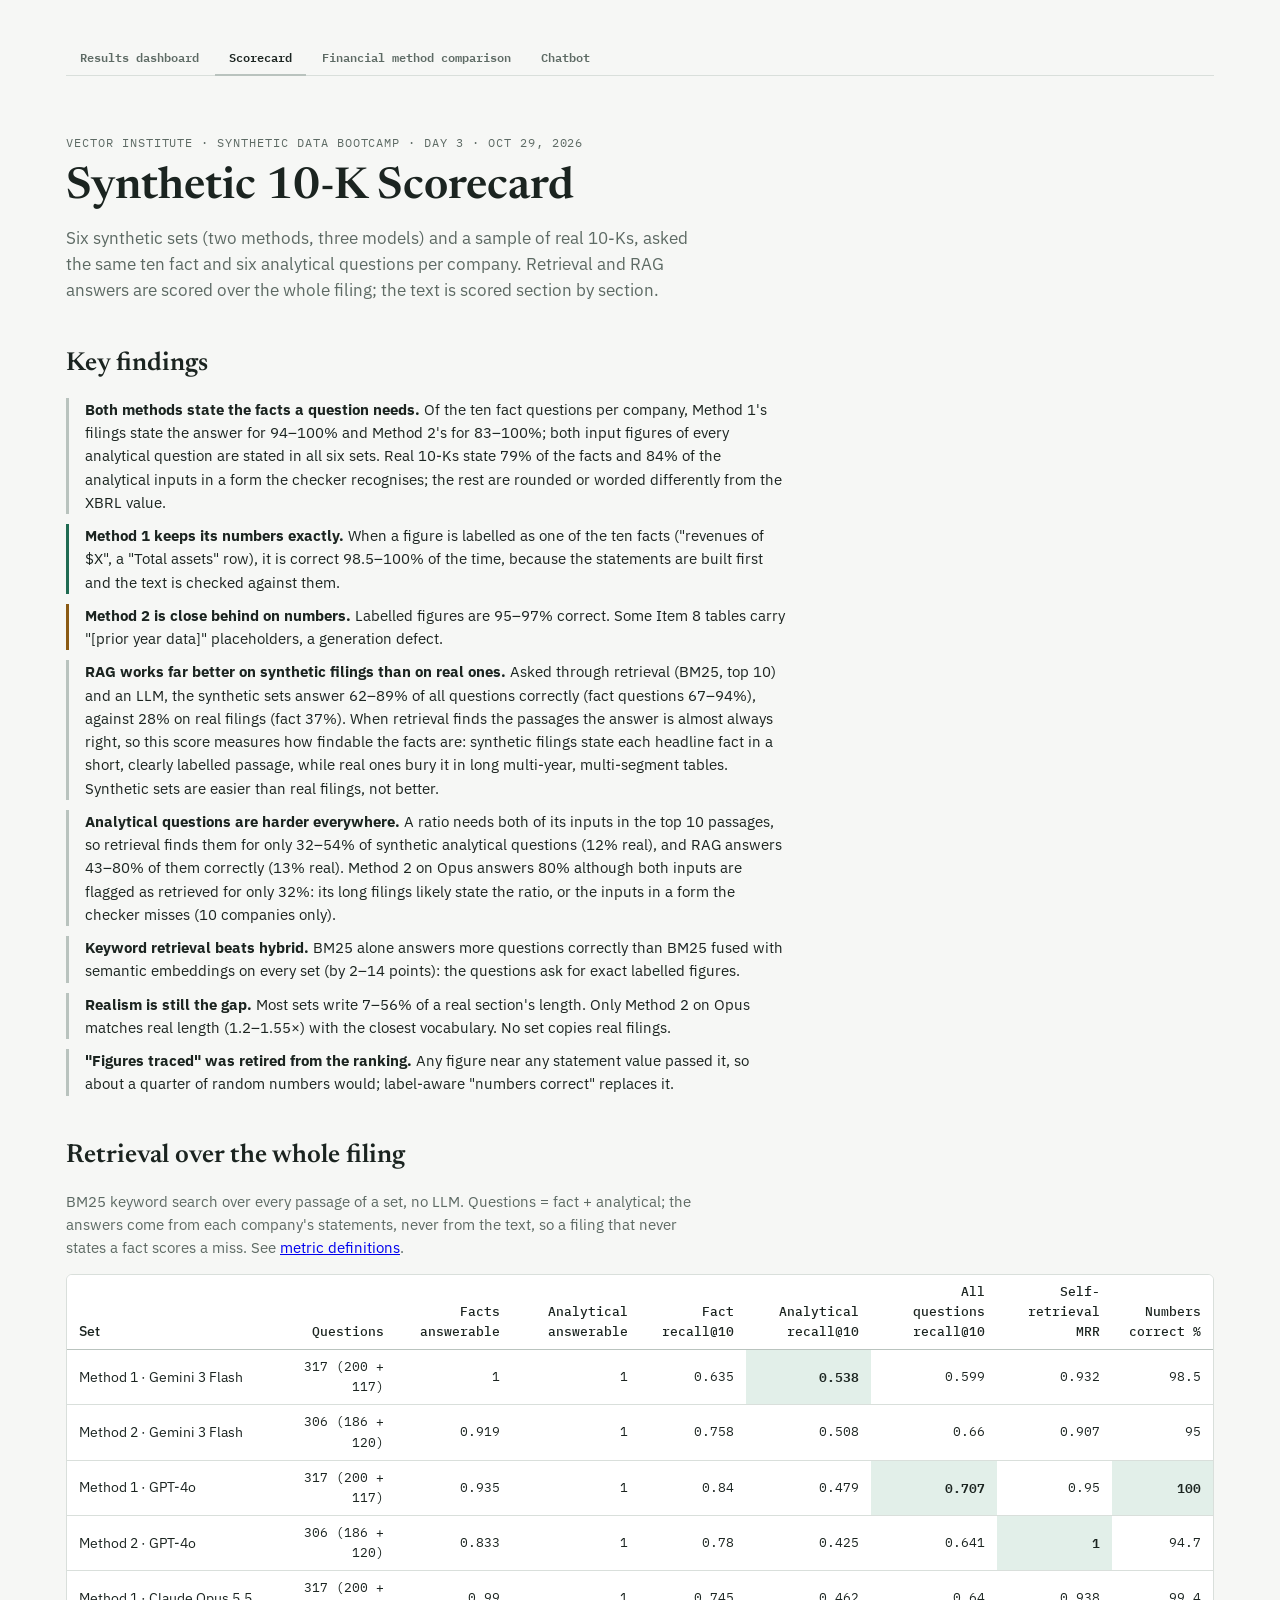
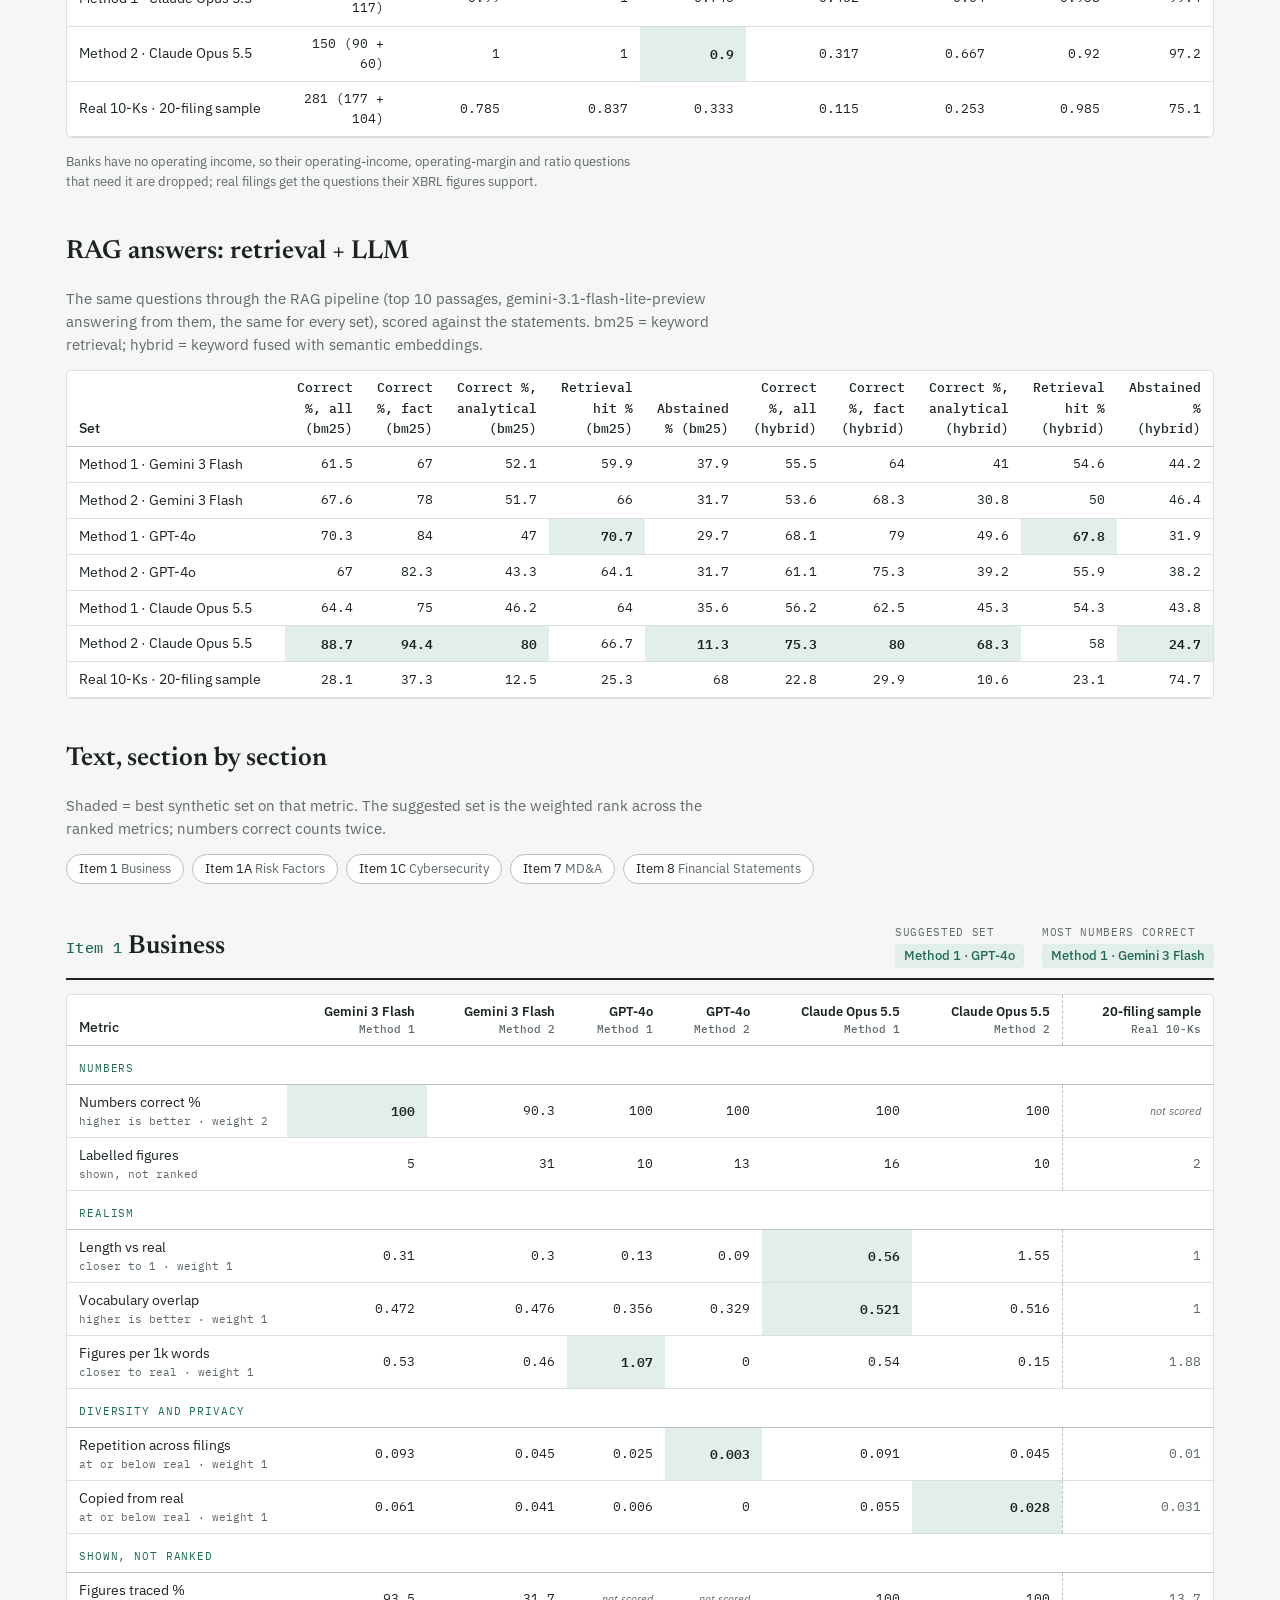
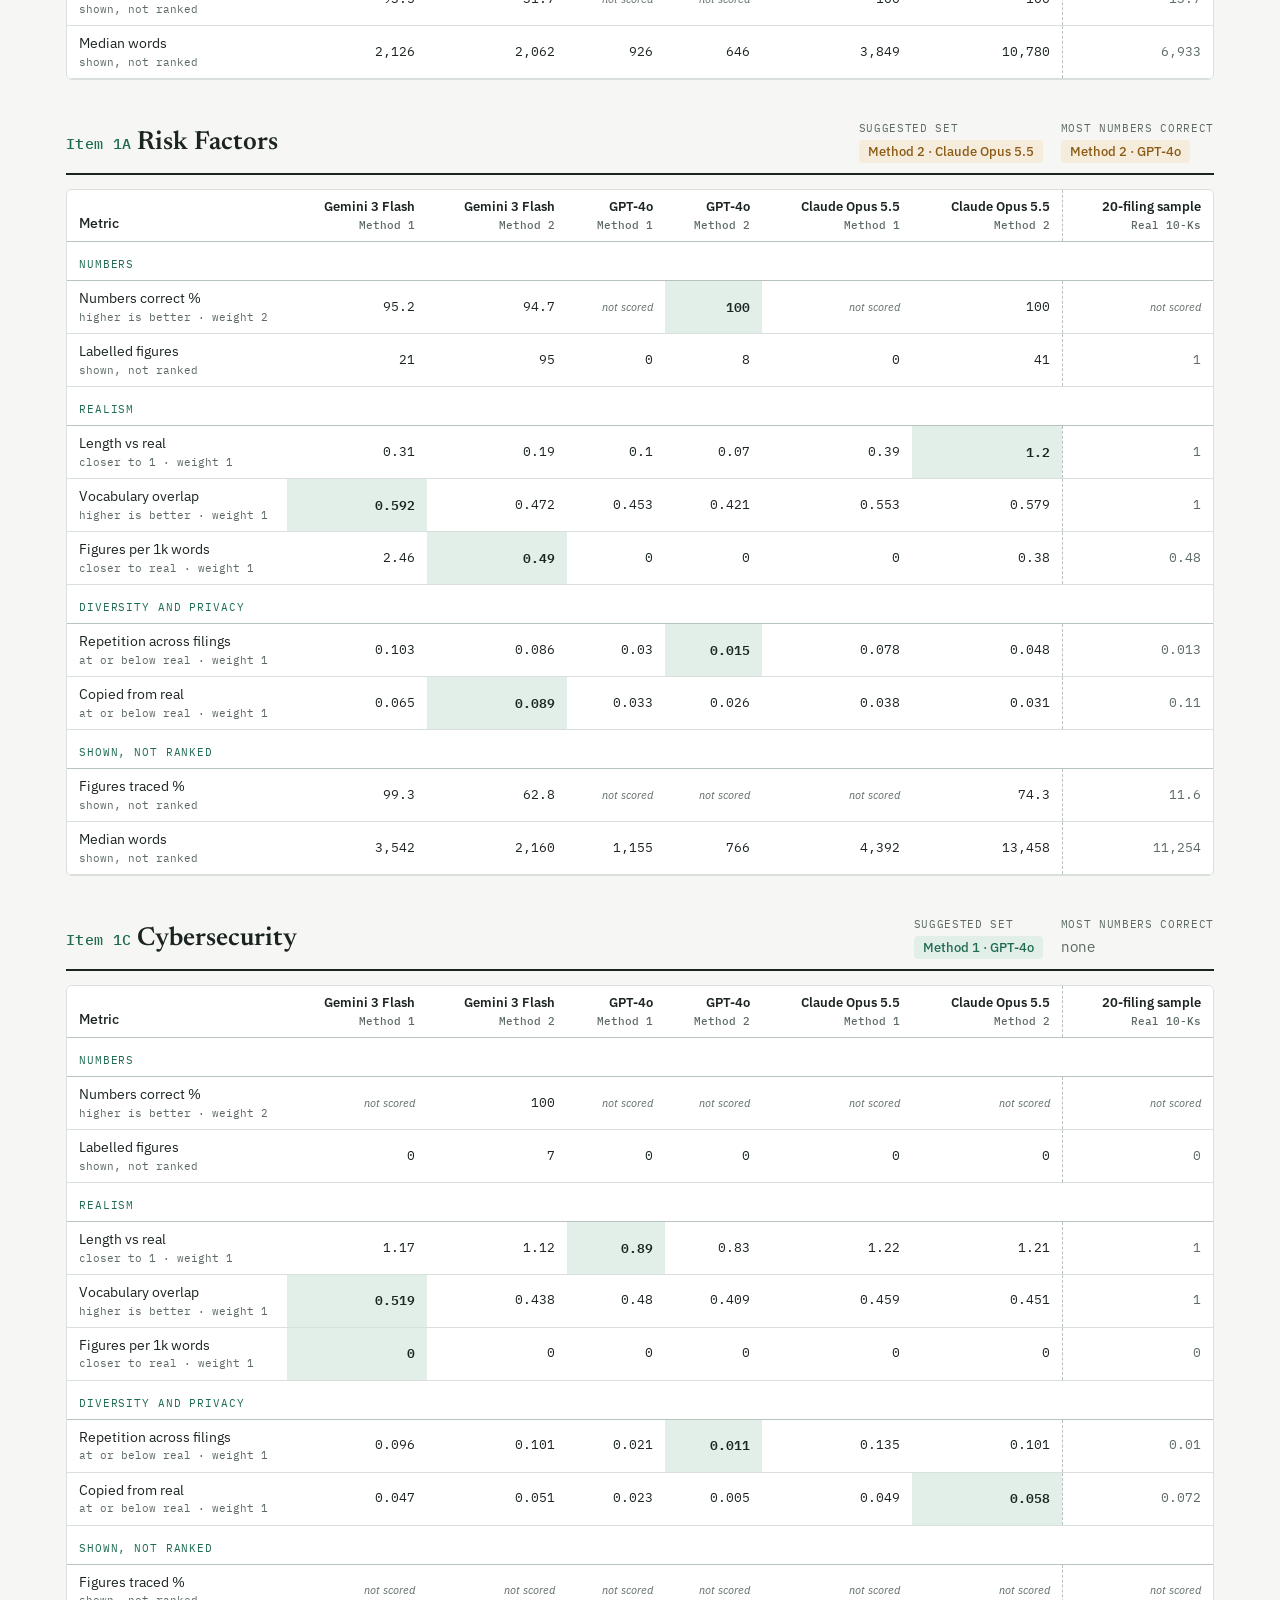
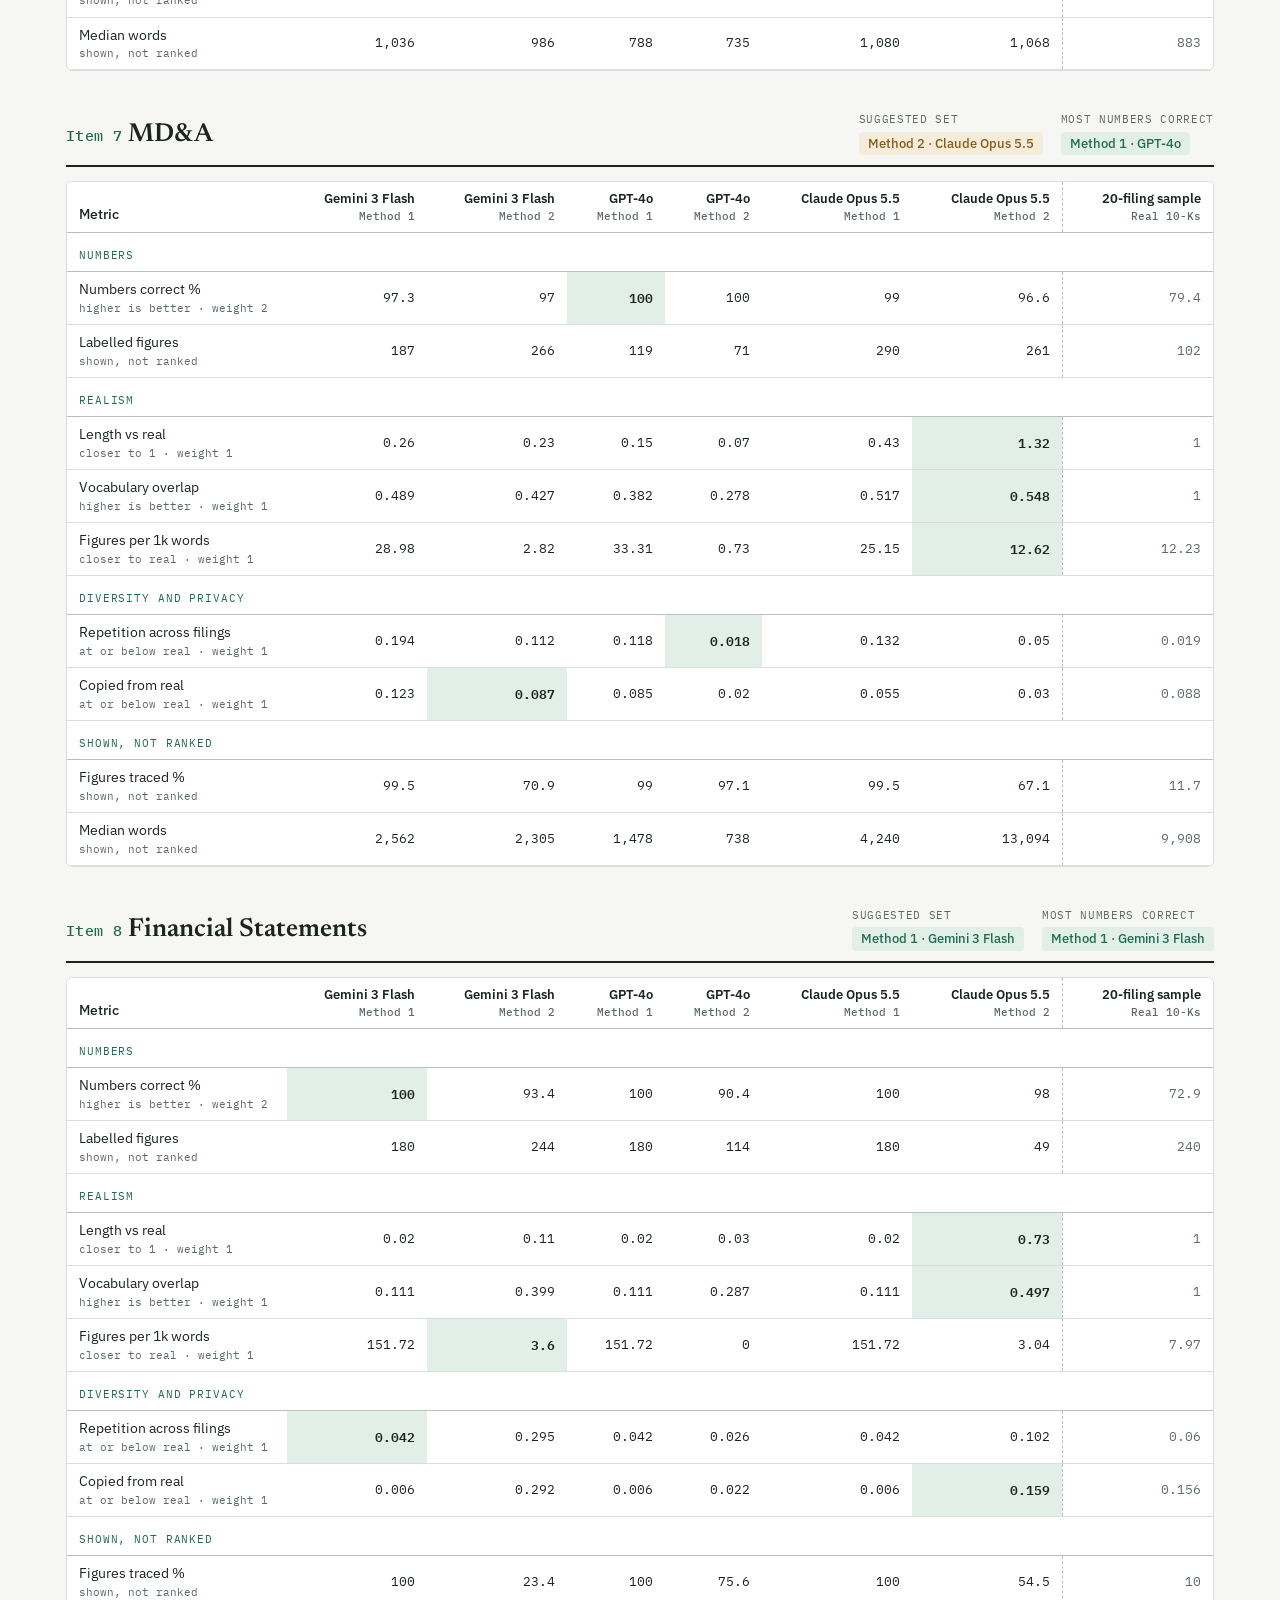
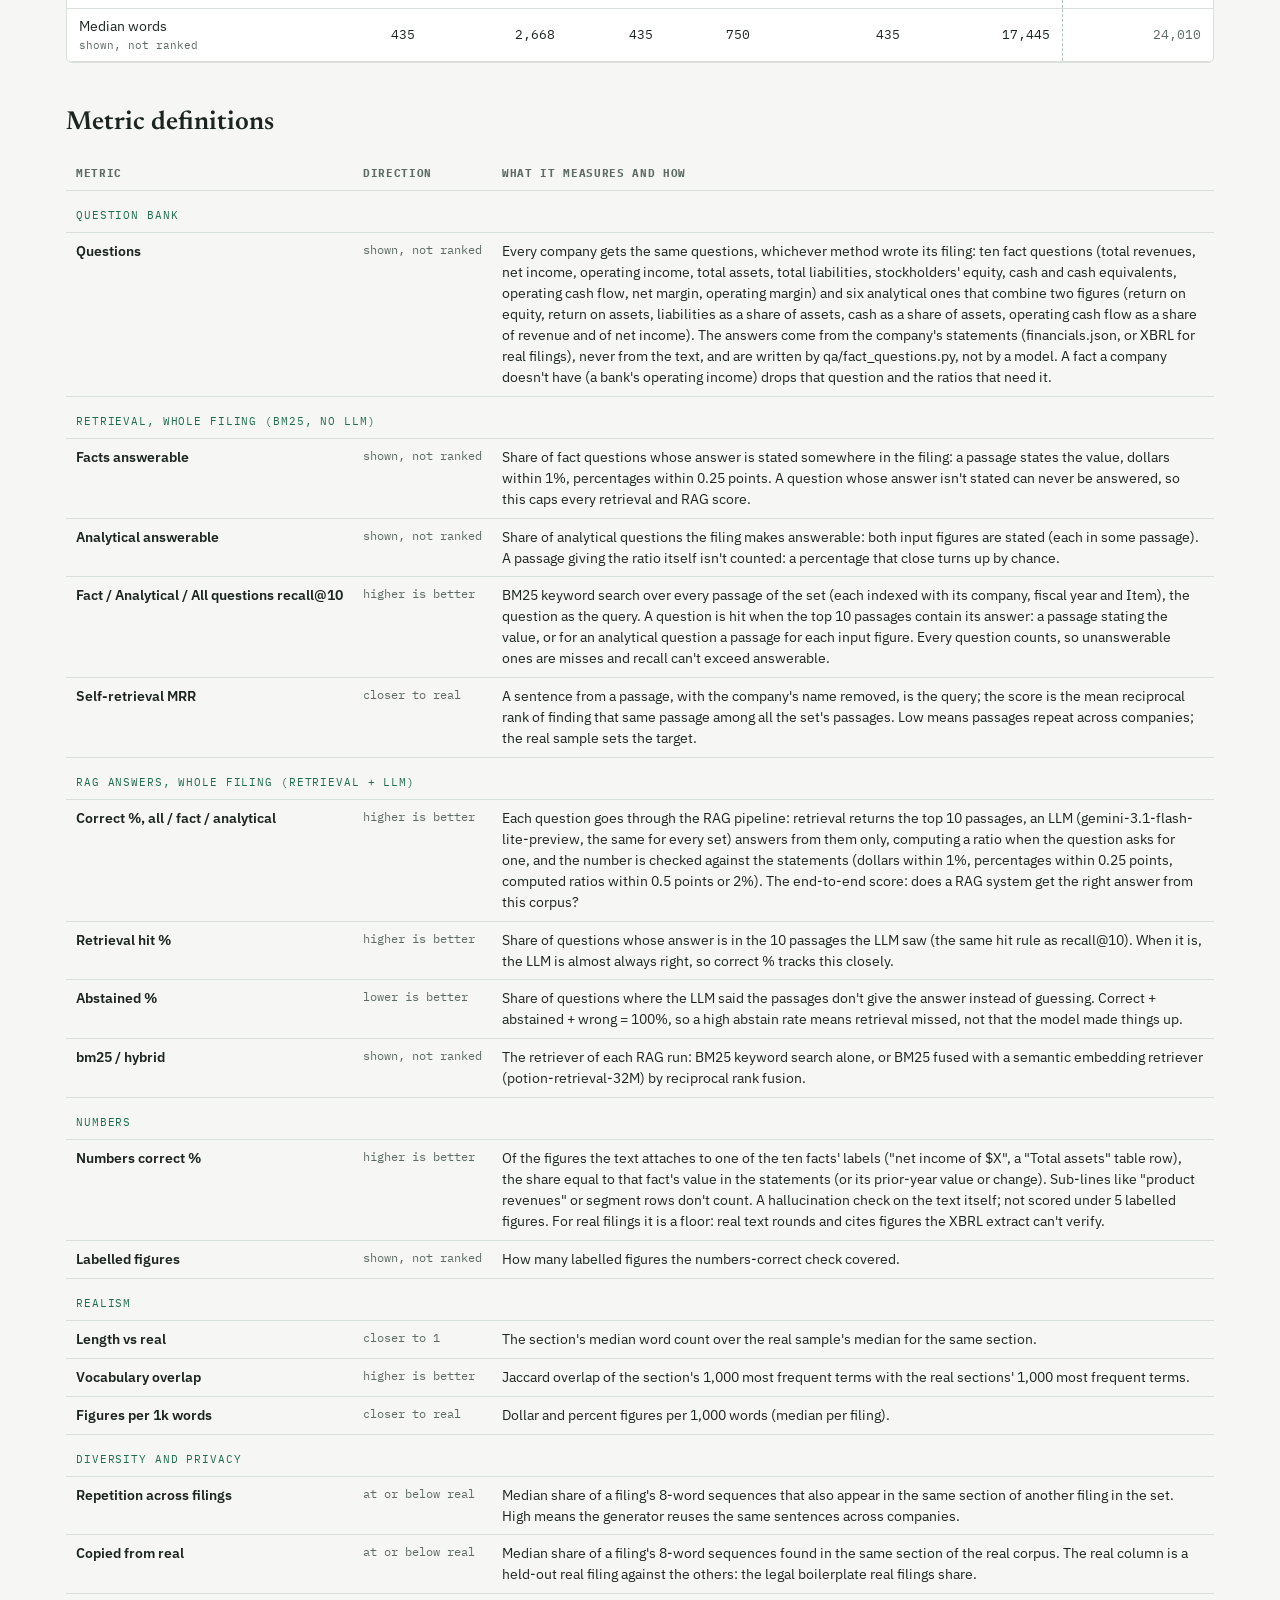
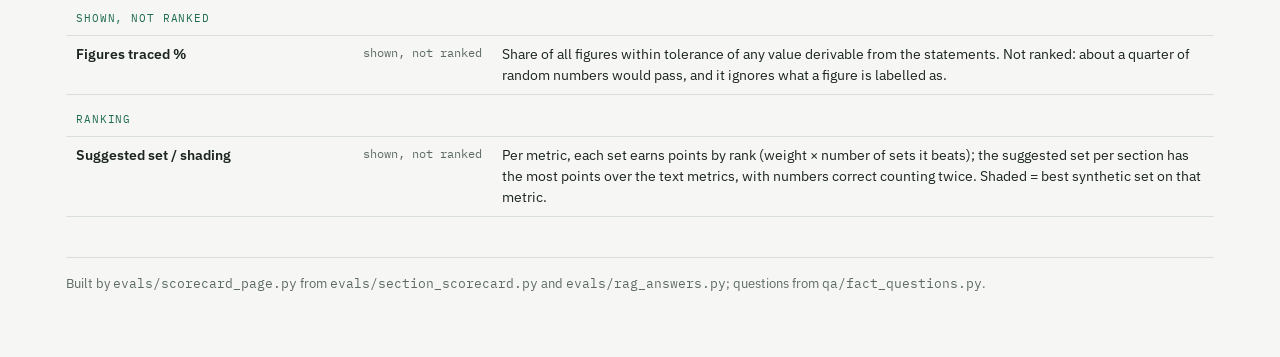
<file: implementations/synthetic_10k/dashboard/scorecard.html>
<!doctype html>
<html lang="en">
<head>
<meta charset="utf-8">
<meta name="viewport" content="width=device-width, initial-scale=1">
<title>Synthetic 10-K Scorecard</title>
<link rel="stylesheet" href="https://fonts.googleapis.com/css2?family=Newsreader:opsz,wght@6..72,500;6..72,600&family=IBM+Plex+Sans:wght@400;500;600&family=IBM+Plex+Mono:wght@400;500&display=swap">
<style>
/* Layout: a filing-style report. Narrow reading column for prose, full-width ledgers for the tables. */
:root {
  --bg: #f6f7f5; --surface: #ffffff; --fg: #1b2420; --muted: #5d6a64; --rule: #d9dfdb; --rule-strong: #b9c3be;
  --accent: #1f6b52; --accent-soft: #e2efe9; --m1: #1f6b52; --m2: #8a5a14; --m2-soft: #f6ecdc;
  --ok: #2f7d4f; --warn: #a56a00; --bad: #b3362b; --best: #e2efe9;
  --f-display: "Newsreader", Georgia, "Times New Roman", serif;
  --f-body: "IBM Plex Sans", system-ui, -apple-system, "Segoe UI", sans-serif;
  --f-mono: "IBM Plex Mono", ui-monospace, "SFMono-Regular", Menlo, monospace;
}
@media (prefers-color-scheme: dark) { :root:not([data-theme="light"]) {
  --bg: #121715; --surface: #1a201d; --fg: #e5ebe8; --muted: #9aa8a1; --rule: #2b3430; --rule-strong: #3d4843;
  --accent: #6cc3a0; --accent-soft: #1f3a2f; --m1: #6cc3a0; --m2: #e0ae5c; --m2-soft: #3a2f1c;
  --ok: #6cc38b; --warn: #e0ae5c; --bad: #ec7a6e; --best: #1f3a2f; color-scheme: dark; } }
:root[data-theme="dark"] {
  --bg: #121715; --surface: #1a201d; --fg: #e5ebe8; --muted: #9aa8a1; --rule: #2b3430; --rule-strong: #3d4843;
  --accent: #6cc3a0; --accent-soft: #1f3a2f; --m1: #6cc3a0; --m2: #e0ae5c; --m2-soft: #3a2f1c;
  --ok: #6cc38b; --warn: #e0ae5c; --bad: #ec7a6e; --best: #1f3a2f; color-scheme: dark; }
* { box-sizing: border-box; }
body { background: var(--bg); color: var(--fg); font-family: var(--f-body); font-size: 15px; line-height: 1.55; margin: 0; }
.wrap { max-width: 1180px; margin: 0 auto; padding-block: 40px 64px; padding-left: max(16px, env(safe-area-inset-left, 0px)); padding-right: max(16px, env(safe-area-inset-right, 0px)); display: flex; flex-direction: column; gap: 40px; }
header { display: flex; flex-direction: column; gap: 12px; max-width: 72ch; }
.eyebrow { font-family: var(--f-mono); font-size: 12px; letter-spacing: .08em; text-transform: uppercase; color: var(--muted); }
h1 { font-family: var(--f-display); font-weight: 600; font-size: clamp(30px, 4.5vw, 44px); line-height: 1.1; margin: 0; text-wrap: balance; }
h2 { font-family: var(--f-display); font-weight: 600; font-size: 26px; margin: 0; text-wrap: balance; }
h3 { font-size: 14px; font-weight: 600; margin: 0 0 8px; }
p { margin: 0; max-width: 72ch; }
.lede { font-size: 17px; color: var(--muted); }
.muted { color: var(--muted); }
.facts { display: grid; grid-template-columns: repeat(auto-fit, minmax(210px, 1fr)); gap: 1px; background: var(--rule); border: 1px solid var(--rule); border-radius: 6px; overflow: hidden; }
.facts div { background: var(--surface); padding: 14px 16px; display: flex; flex-direction: column; gap: 2px; min-width: 0; }
.facts dt { font-family: var(--f-mono); font-size: 11px; letter-spacing: .06em; text-transform: uppercase; color: var(--muted); }
.facts dd { margin: 0; font-size: 14px; }
.facts dd b { font-family: var(--f-display); font-size: 22px; font-weight: 600; display: block; }
.findings { display: flex; flex-direction: column; gap: 10px; max-width: 80ch; padding: 0; margin: 0; list-style: none; }
.findings li { padding-left: 16px; border-left: 3px solid var(--rule-strong); }
.findings li.m1 { border-color: var(--m1); } .findings li.m2 { border-color: var(--m2); }
nav.toc { display: flex; flex-wrap: wrap; gap: 8px; }
nav.toc a { font-size: 13px; color: var(--fg); text-decoration: none; border: 1px solid var(--rule-strong); border-radius: 999px; padding: 4px 12px; background: var(--surface); }
nav.toc a span { color: var(--muted); }
nav.toc a:hover, nav.toc a:focus-visible { border-color: var(--accent); outline: none; }
section { display: flex; flex-direction: column; gap: 14px; }
.item { scroll-margin-top: 16px; }
.item-head { display: flex; flex-wrap: wrap; align-items: end; justify-content: space-between; gap: 12px 24px; border-bottom: 2px solid var(--fg); padding-bottom: 10px; }
.ino { font-family: var(--f-mono); font-size: 15px; font-weight: 500; color: var(--accent); margin-right: 6px; letter-spacing: .02em; }
.picks { display: flex; flex-wrap: wrap; gap: 8px 18px; margin: 0; }
.picks div { display: flex; flex-direction: column; gap: 2px; }
.picks dt { font-size: 11px; color: var(--muted); text-transform: uppercase; letter-spacing: .06em; font-family: var(--f-mono); }
.picks dd { margin: 0; }
.chip { display: inline-block; font-size: 12.5px; font-weight: 500; padding: 2px 9px; border-radius: 4px; white-space: nowrap; }
.chip.m1 { background: var(--accent-soft); color: var(--m1); }
.chip.m2 { background: var(--m2-soft); color: var(--m2); }
.scroll { overflow-x: auto; border: 1px solid var(--rule); border-radius: 6px; background: var(--surface); }
table.grid { border-collapse: collapse; width: 100%; min-width: 860px; font-size: 13.5px; }
table.grid.compact { min-width: 560px; }
.grid th, .grid td { padding: 7px 12px; border-bottom: 1px solid var(--rule); text-align: left; vertical-align: middle; }
.grid thead th { background: var(--surface); border-bottom: 1px solid var(--rule-strong); font-weight: 500; vertical-align: bottom; }
.grid .num { text-align: right; font-family: var(--f-mono); font-variant-numeric: tabular-nums; font-size: 13px; }
.sh-model { display: block; font-family: var(--f-body); font-size: 12.5px; font-weight: 600; color: var(--fg); }
.sh-m { display: block; font-family: var(--f-mono); font-size: 11px; color: var(--muted); }
.mcol { width: 220px; }
.grid tbody th { font-weight: 400; }
.mname { display: block; }
.mdir { display: block; font-size: 11px; color: var(--muted); font-family: var(--f-mono); }
tr.grp td { font-family: var(--f-mono); font-size: 11px; text-transform: uppercase; letter-spacing: .08em; color: var(--accent); padding-top: 14px; border-bottom: 1px solid var(--rule-strong); }
td.best { background: var(--best); font-weight: 600; }
td.real-col, th.real-col { color: var(--muted); border-left: 1px dashed var(--rule-strong); }
.note { font-size: 13px; color: var(--muted); }
.na { font-family: var(--f-body); font-size: 11px; font-style: italic; color: var(--muted); white-space: normal; line-height: 1.3; display: inline-block; max-width: 13em; }
td.na-cell { text-align: right; }
td.txt { font-family: var(--f-body); font-size: 12px; white-space: normal; max-width: 14em; }
td.iss { font-size: 12px; min-width: 12em; }
table.grid.wide { min-width: 1040px; }
.sub-h { font-family: var(--f-display); font-size: 19px; font-weight: 600; margin: 12px 0 0; }
.checks-grid { display: grid; grid-template-columns: repeat(auto-fit, minmax(340px, 1fr)); gap: 20px; }
.checks { min-width: 0; }
.chk { white-space: nowrap; }
.pf b { font-weight: 600; }
.bar { display: inline-block; width: 48px; height: 6px; background: var(--rule); border-radius: 3px; margin-left: 8px; vertical-align: middle; overflow: hidden; }
.bar i { display: block; height: 100%; }
.bar.ok i { background: var(--ok); } .bar.warn i { background: var(--warn); } .bar.bad i { background: var(--bad); }
.sub { display: block; font-size: 11px; color: var(--muted); }
tr.tot th, tr.tot td { border-top: 1px solid var(--rule-strong); font-weight: 600; }
.pill { display: inline-block; padding: 1px 8px; border-radius: 999px; font-weight: 600; }
.pill.ok { color: var(--ok); background: color-mix(in srgb, var(--ok) 14%, transparent); }
.pill.warn { color: var(--warn); background: color-mix(in srgb, var(--warn) 14%, transparent); }
.pill.bad { color: var(--bad); background: color-mix(in srgb, var(--bad) 14%, transparent); }
dl.defs { display: grid; grid-template-columns: repeat(auto-fit, minmax(300px, 1fr)); gap: 14px 28px; margin: 0; }
dl.defs dt { font-weight: 600; font-size: 14px; }
dl.defs dd { margin: 2px 0 0; font-size: 13.5px; color: var(--muted); }
code { font-family: var(--f-mono); font-size: 12.5px; }
footer { font-size: 12.5px; color: var(--muted); border-top: 1px solid var(--rule); padding-top: 16px; display: flex; flex-direction: column; gap: 6px; }
nav.sitenav { display: flex; gap: 2px; flex-wrap: wrap; border-bottom: 1px solid var(--rule); margin: 0 0 18px; }
nav.sitenav a { font-family: var(--f-mono); font-size: 12px; font-weight: 600; color: var(--muted); text-decoration: none; padding: 8px 14px 7px; border-bottom: 2px solid transparent; margin-bottom: -1px; }
nav.sitenav a:hover { color: var(--fg); }
nav.sitenav a[aria-current="page"] { color: var(--fg); border-bottom-color: var(--rule-strong); }
table.defs-table { border-collapse: collapse; width: 100%; font-size: 13.5px; }
table.defs-table th, table.defs-table td { text-align: left; vertical-align: top; padding: 8px 10px; border-bottom: 1px solid var(--rule); }
table.defs-table thead th { font-family: var(--f-mono); font-size: 11px; text-transform: uppercase; letter-spacing: .06em; color: var(--muted); }
table.defs-table td.dname { font-weight: 600; white-space: nowrap; }
table.defs-table td.ddir { font-family: var(--f-mono); font-size: 12px; color: var(--muted); white-space: nowrap; }
table.defs-table tr.grp td { padding-top: 16px; }

</style>
</head>
<body>
<div class="wrap">

<nav class="sitenav" aria-label="Dashboard pages">
  <a href="index.html">Results dashboard</a>
  <a href="scorecard.html" aria-current="page">Scorecard</a>
  <a href="financial_method_comparison.html">Financial method comparison</a>
  <a href="chatbot.html">Chatbot</a>
</nav>

<header>
  <span class="eyebrow">Vector Institute · Synthetic Data Bootcamp · Day 3 · Oct 29, 2026</span>
  <h1>Synthetic 10-K Scorecard</h1>
  <p class="lede">Six synthetic sets (two methods, three models) and a sample of real 10-Ks, asked the same ten fact and six analytical questions per company. Retrieval and RAG answers are scored over the whole filing; the text is scored section by section.</p>
</header>
<section><h2>Key findings</h2><ul class="findings"><li><b>Both methods state the facts a question needs.</b> Of the ten fact questions per company, Method 1's filings state the answer for 94–100% and Method 2's for 83–100%; both input figures of every analytical question are stated in all six sets. Real 10-Ks state 79% of the facts and 84% of the analytical inputs in a form the checker recognises; the rest are rounded or worded differently from the XBRL value.</li>
<li class="m1"><b>Method 1 keeps its numbers exactly.</b> When a figure is labelled as one of the ten facts ("revenues of $X", a "Total assets" row), it is correct 98.5–100% of the time, because the statements are built first and the text is checked against them.</li>
<li class="m2"><b>Method 2 is close behind on numbers.</b> Labelled figures are 95–97% correct. Some Item 8 tables carry "[prior year data]" placeholders, a generation defect.</li>
<li><b>RAG works far better on synthetic filings than on real ones.</b> Asked through retrieval (BM25, top 10) and an LLM, the synthetic sets answer 62–89% of all questions correctly (fact questions 67–94%), against 28% on real filings (fact 37%). When retrieval finds the passages the answer is almost always right, so this score measures how findable the facts are: synthetic filings state each headline fact in a short, clearly labelled passage, while real ones bury it in long multi-year, multi-segment tables. Synthetic sets are easier than real filings, not better.</li>
<li><b>Analytical questions are harder everywhere.</b> A ratio needs both of its inputs in the top 10 passages, so retrieval finds them for only 32–54% of synthetic analytical questions (12% real), and RAG answers 43–80% of them correctly (13% real). Method 2 on Opus answers 80% although both inputs are flagged as retrieved for only 32%: its long filings likely state the ratio, or the inputs in a form the checker misses (10 companies only).</li>
<li><b>Keyword retrieval beats hybrid.</b> BM25 alone answers more questions correctly than BM25 fused with semantic embeddings on every set (by 2–14 points): the questions ask for exact labelled figures.</li>
<li><b>Realism is still the gap.</b> Most sets write 7–56% of a real section's length. Only Method 2 on Opus matches real length (1.2–1.55×) with the closest vocabulary. No set copies real filings.</li>
<li><b>"Figures traced" was retired from the ranking.</b> Any figure near any statement value passed it, so about a quarter of random numbers would; label-aware "numbers correct" replaces it.</li>
</ul></section>
<section id="retrieval">
  <h2>Retrieval over the whole filing</h2>
  <p class="muted">BM25 keyword search over every passage of a set, no LLM. Questions = fact + analytical; the answers come from each company's statements, never from the text, so a filing that never states a fact scores a miss. See <a href="#definitions">metric definitions</a>.</p>
  <div class="scroll"><table class="grid wide">
    <thead><tr><th class="mcol">Set</th><th class="num">Questions</th><th class="num">Facts answerable</th><th class="num">Analytical answerable</th><th class="num">Fact recall@10</th><th class="num">Analytical recall@10</th><th class="num">All questions recall@10</th><th class="num">Self-retrieval MRR</th><th class="num">Numbers correct %</th></tr></thead><tbody><tr><th scope="row">Method 1 · Gemini 3 Flash</th><td class="num">317 (200 + 117)</td><td class="num">1</td><td class="num">1</td><td class="num">0.635</td><td class="num best">0.538</td><td class="num">0.599</td><td class="num">0.932</td><td class="num">98.5</td></tr><tr><th scope="row">Method 2 · Gemini 3 Flash</th><td class="num">306 (186 + 120)</td><td class="num">0.919</td><td class="num">1</td><td class="num">0.758</td><td class="num">0.508</td><td class="num">0.66</td><td class="num">0.907</td><td class="num">95</td></tr><tr><th scope="row">Method 1 · GPT-4o</th><td class="num">317 (200 + 117)</td><td class="num">0.935</td><td class="num">1</td><td class="num">0.84</td><td class="num">0.479</td><td class="num best">0.707</td><td class="num">0.95</td><td class="num best">100</td></tr><tr><th scope="row">Method 2 · GPT-4o</th><td class="num">306 (186 + 120)</td><td class="num">0.833</td><td class="num">1</td><td class="num">0.78</td><td class="num">0.425</td><td class="num">0.641</td><td class="num best">1</td><td class="num">94.7</td></tr><tr><th scope="row">Method 1 · Claude Opus 5.5</th><td class="num">317 (200 + 117)</td><td class="num">0.99</td><td class="num">1</td><td class="num">0.745</td><td class="num">0.462</td><td class="num">0.64</td><td class="num">0.938</td><td class="num">99.4</td></tr><tr><th scope="row">Method 2 · Claude Opus 5.5</th><td class="num">150 (90 + 60)</td><td class="num">1</td><td class="num">1</td><td class="num best">0.9</td><td class="num">0.317</td><td class="num">0.667</td><td class="num">0.92</td><td class="num">97.2</td></tr><tr class="real-col"><th scope="row">Real 10-Ks · 20-filing sample</th><td class="num">281 (177 + 104)</td><td class="num">0.785</td><td class="num">0.837</td><td class="num">0.333</td><td class="num">0.115</td><td class="num">0.253</td><td class="num">0.985</td><td class="num">75.1</td></tr></tbody></table></div>
  <p class="note">Banks have no operating income, so their operating-income, operating-margin and ratio questions that need it are dropped; real filings get the questions their XBRL figures support.</p>
</section>
<section id="rag">
  <h2>RAG answers: retrieval + LLM</h2>
  <p class="muted">The same questions through the RAG pipeline (top 10 passages, gemini-3.1-flash-lite-preview answering from them, the same for every set), scored against the statements. bm25 = keyword retrieval; hybrid = keyword fused with semantic embeddings.</p>
  <div class="scroll"><table class="grid wide">
    <thead><tr><th class="mcol">Set</th><th class="num">Correct %, all (bm25)</th><th class="num">Correct %, fact (bm25)</th><th class="num">Correct %, analytical (bm25)</th><th class="num">Retrieval hit % (bm25)</th><th class="num">Abstained % (bm25)</th><th class="num">Correct %, all (hybrid)</th><th class="num">Correct %, fact (hybrid)</th><th class="num">Correct %, analytical (hybrid)</th><th class="num">Retrieval hit % (hybrid)</th><th class="num">Abstained % (hybrid)</th></tr></thead><tbody><tr><th scope="row">Method 1 · Gemini 3 Flash</th><td class="num">61.5</td><td class="num">67</td><td class="num">52.1</td><td class="num">59.9</td><td class="num">37.9</td><td class="num">55.5</td><td class="num">64</td><td class="num">41</td><td class="num">54.6</td><td class="num">44.2</td></tr><tr><th scope="row">Method 2 · Gemini 3 Flash</th><td class="num">67.6</td><td class="num">78</td><td class="num">51.7</td><td class="num">66</td><td class="num">31.7</td><td class="num">53.6</td><td class="num">68.3</td><td class="num">30.8</td><td class="num">50</td><td class="num">46.4</td></tr><tr><th scope="row">Method 1 · GPT-4o</th><td class="num">70.3</td><td class="num">84</td><td class="num">47</td><td class="num best">70.7</td><td class="num">29.7</td><td class="num">68.1</td><td class="num">79</td><td class="num">49.6</td><td class="num best">67.8</td><td class="num">31.9</td></tr><tr><th scope="row">Method 2 · GPT-4o</th><td class="num">67</td><td class="num">82.3</td><td class="num">43.3</td><td class="num">64.1</td><td class="num">31.7</td><td class="num">61.1</td><td class="num">75.3</td><td class="num">39.2</td><td class="num">55.9</td><td class="num">38.2</td></tr><tr><th scope="row">Method 1 · Claude Opus 5.5</th><td class="num">64.4</td><td class="num">75</td><td class="num">46.2</td><td class="num">64</td><td class="num">35.6</td><td class="num">56.2</td><td class="num">62.5</td><td class="num">45.3</td><td class="num">54.3</td><td class="num">43.8</td></tr><tr><th scope="row">Method 2 · Claude Opus 5.5</th><td class="num best">88.7</td><td class="num best">94.4</td><td class="num best">80</td><td class="num">66.7</td><td class="num best">11.3</td><td class="num best">75.3</td><td class="num best">80</td><td class="num best">68.3</td><td class="num">58</td><td class="num best">24.7</td></tr><tr class="real-col"><th scope="row">Real 10-Ks · 20-filing sample</th><td class="num">28.1</td><td class="num">37.3</td><td class="num">12.5</td><td class="num">25.3</td><td class="num">68</td><td class="num">22.8</td><td class="num">29.9</td><td class="num">10.6</td><td class="num">23.1</td><td class="num">74.7</td></tr></tbody></table></div>
</section>
<section>
  <h2>Text, section by section</h2>
  <p class="muted">Shaded = best synthetic set on that metric. The suggested set is the weighted rank across the ranked metrics; numbers correct counts twice.</p>
  <nav class="toc"><a href="#item-1">Item 1 <span>Business</span></a><a href="#item-1a">Item 1A <span>Risk Factors</span></a><a href="#item-1c">Item 1C <span>Cybersecurity</span></a><a href="#item-7">Item 7 <span>MD&amp;A</span></a><a href="#item-8">Item 8 <span>Financial Statements</span></a></nav>
</section>

<section class="item" id="item-1">
  <div class="item-head">
    <h2><span class="ino">Item 1</span>Business</h2>
    <dl class="picks"><div><dt>Suggested set</dt><dd><span class="chip m1">Method 1 · GPT-4o</span></dd></div>
    <div><dt>Most numbers correct</dt><dd><span class="chip m1">Method 1 · Gemini 3 Flash</span></dd></div></dl>
  </div>
  <div class="scroll"><table class="grid">
    <thead><tr><th class="mcol">Metric</th><th class="num"><span class="sh-model">Gemini 3 Flash</span><span class="sh-m">Method 1</span></th><th class="num"><span class="sh-model">Gemini 3 Flash</span><span class="sh-m">Method 2</span></th><th class="num"><span class="sh-model">GPT-4o</span><span class="sh-m">Method 1</span></th><th class="num"><span class="sh-model">GPT-4o</span><span class="sh-m">Method 2</span></th><th class="num"><span class="sh-model">Claude Opus 5.5</span><span class="sh-m">Method 1</span></th><th class="num"><span class="sh-model">Claude Opus 5.5</span><span class="sh-m">Method 2</span></th><th class="num real-col"><span class="sh-model">20-filing sample</span><span class="sh-m">Real 10-Ks</span></th></tr></thead>
    <tbody><tr class="grp"><td colspan="8">Numbers</td></tr><tr><th scope="row"><span class="mname">Numbers correct %</span><span class="mdir">higher is better · weight 2</span></th><td class="num best">100</td><td class="num">90.3</td><td class="num">100</td><td class="num">100</td><td class="num">100</td><td class="num">100</td><td class="num real-col"><span class="na">not scored</span></td></tr><tr><th scope="row"><span class="mname">Labelled figures</span><span class="mdir">shown, not ranked</span></th><td class="num">5</td><td class="num">31</td><td class="num">10</td><td class="num">13</td><td class="num">16</td><td class="num">10</td><td class="num real-col">2</td></tr><tr class="grp"><td colspan="8">Realism</td></tr><tr><th scope="row"><span class="mname">Length vs real</span><span class="mdir">closer to 1 · weight 1</span></th><td class="num">0.31</td><td class="num">0.3</td><td class="num">0.13</td><td class="num">0.09</td><td class="num best">0.56</td><td class="num">1.55</td><td class="num real-col">1</td></tr><tr><th scope="row"><span class="mname">Vocabulary overlap</span><span class="mdir">higher is better · weight 1</span></th><td class="num">0.472</td><td class="num">0.476</td><td class="num">0.356</td><td class="num">0.329</td><td class="num best">0.521</td><td class="num">0.516</td><td class="num real-col">1</td></tr><tr><th scope="row"><span class="mname">Figures per 1k words</span><span class="mdir">closer to real · weight 1</span></th><td class="num">0.53</td><td class="num">0.46</td><td class="num best">1.07</td><td class="num">0</td><td class="num">0.54</td><td class="num">0.15</td><td class="num real-col">1.88</td></tr><tr class="grp"><td colspan="8">Diversity and privacy</td></tr><tr><th scope="row"><span class="mname">Repetition across filings</span><span class="mdir">at or below real · weight 1</span></th><td class="num">0.093</td><td class="num">0.045</td><td class="num">0.025</td><td class="num best">0.003</td><td class="num">0.091</td><td class="num">0.045</td><td class="num real-col">0.01</td></tr><tr><th scope="row"><span class="mname">Copied from real</span><span class="mdir">at or below real · weight 1</span></th><td class="num">0.061</td><td class="num">0.041</td><td class="num">0.006</td><td class="num">0</td><td class="num">0.055</td><td class="num best">0.028</td><td class="num real-col">0.031</td></tr><tr class="grp"><td colspan="8">Shown, not ranked</td></tr><tr><th scope="row"><span class="mname">Figures traced %</span><span class="mdir">shown, not ranked</span></th><td class="num">93.5</td><td class="num">31.7</td><td class="num"><span class="na">not scored</span></td><td class="num"><span class="na">not scored</span></td><td class="num">100</td><td class="num">100</td><td class="num real-col">13.7</td></tr><tr><th scope="row"><span class="mname">Median words</span><span class="mdir">shown, not ranked</span></th><td class="num">2,126</td><td class="num">2,062</td><td class="num">926</td><td class="num">646</td><td class="num">3,849</td><td class="num">10,780</td><td class="num real-col">6,933</td></tr></tbody>
  </table></div>
</section>
<section class="item" id="item-1a">
  <div class="item-head">
    <h2><span class="ino">Item 1A</span>Risk Factors</h2>
    <dl class="picks"><div><dt>Suggested set</dt><dd><span class="chip m2">Method 2 · Claude Opus 5.5</span></dd></div>
    <div><dt>Most numbers correct</dt><dd><span class="chip m2">Method 2 · GPT-4o</span></dd></div></dl>
  </div>
  <div class="scroll"><table class="grid">
    <thead><tr><th class="mcol">Metric</th><th class="num"><span class="sh-model">Gemini 3 Flash</span><span class="sh-m">Method 1</span></th><th class="num"><span class="sh-model">Gemini 3 Flash</span><span class="sh-m">Method 2</span></th><th class="num"><span class="sh-model">GPT-4o</span><span class="sh-m">Method 1</span></th><th class="num"><span class="sh-model">GPT-4o</span><span class="sh-m">Method 2</span></th><th class="num"><span class="sh-model">Claude Opus 5.5</span><span class="sh-m">Method 1</span></th><th class="num"><span class="sh-model">Claude Opus 5.5</span><span class="sh-m">Method 2</span></th><th class="num real-col"><span class="sh-model">20-filing sample</span><span class="sh-m">Real 10-Ks</span></th></tr></thead>
    <tbody><tr class="grp"><td colspan="8">Numbers</td></tr><tr><th scope="row"><span class="mname">Numbers correct %</span><span class="mdir">higher is better · weight 2</span></th><td class="num">95.2</td><td class="num">94.7</td><td class="num"><span class="na">not scored</span></td><td class="num best">100</td><td class="num"><span class="na">not scored</span></td><td class="num">100</td><td class="num real-col"><span class="na">not scored</span></td></tr><tr><th scope="row"><span class="mname">Labelled figures</span><span class="mdir">shown, not ranked</span></th><td class="num">21</td><td class="num">95</td><td class="num">0</td><td class="num">8</td><td class="num">0</td><td class="num">41</td><td class="num real-col">1</td></tr><tr class="grp"><td colspan="8">Realism</td></tr><tr><th scope="row"><span class="mname">Length vs real</span><span class="mdir">closer to 1 · weight 1</span></th><td class="num">0.31</td><td class="num">0.19</td><td class="num">0.1</td><td class="num">0.07</td><td class="num">0.39</td><td class="num best">1.2</td><td class="num real-col">1</td></tr><tr><th scope="row"><span class="mname">Vocabulary overlap</span><span class="mdir">higher is better · weight 1</span></th><td class="num best">0.592</td><td class="num">0.472</td><td class="num">0.453</td><td class="num">0.421</td><td class="num">0.553</td><td class="num">0.579</td><td class="num real-col">1</td></tr><tr><th scope="row"><span class="mname">Figures per 1k words</span><span class="mdir">closer to real · weight 1</span></th><td class="num">2.46</td><td class="num best">0.49</td><td class="num">0</td><td class="num">0</td><td class="num">0</td><td class="num">0.38</td><td class="num real-col">0.48</td></tr><tr class="grp"><td colspan="8">Diversity and privacy</td></tr><tr><th scope="row"><span class="mname">Repetition across filings</span><span class="mdir">at or below real · weight 1</span></th><td class="num">0.103</td><td class="num">0.086</td><td class="num">0.03</td><td class="num best">0.015</td><td class="num">0.078</td><td class="num">0.048</td><td class="num real-col">0.013</td></tr><tr><th scope="row"><span class="mname">Copied from real</span><span class="mdir">at or below real · weight 1</span></th><td class="num">0.065</td><td class="num best">0.089</td><td class="num">0.033</td><td class="num">0.026</td><td class="num">0.038</td><td class="num">0.031</td><td class="num real-col">0.11</td></tr><tr class="grp"><td colspan="8">Shown, not ranked</td></tr><tr><th scope="row"><span class="mname">Figures traced %</span><span class="mdir">shown, not ranked</span></th><td class="num">99.3</td><td class="num">62.8</td><td class="num"><span class="na">not scored</span></td><td class="num"><span class="na">not scored</span></td><td class="num"><span class="na">not scored</span></td><td class="num">74.3</td><td class="num real-col">11.6</td></tr><tr><th scope="row"><span class="mname">Median words</span><span class="mdir">shown, not ranked</span></th><td class="num">3,542</td><td class="num">2,160</td><td class="num">1,155</td><td class="num">766</td><td class="num">4,392</td><td class="num">13,458</td><td class="num real-col">11,254</td></tr></tbody>
  </table></div>
</section>
<section class="item" id="item-1c">
  <div class="item-head">
    <h2><span class="ino">Item 1C</span>Cybersecurity</h2>
    <dl class="picks"><div><dt>Suggested set</dt><dd><span class="chip m1">Method 1 · GPT-4o</span></dd></div>
    <div><dt>Most numbers correct</dt><dd><span class='muted'>none</span></dd></div></dl>
  </div>
  <div class="scroll"><table class="grid">
    <thead><tr><th class="mcol">Metric</th><th class="num"><span class="sh-model">Gemini 3 Flash</span><span class="sh-m">Method 1</span></th><th class="num"><span class="sh-model">Gemini 3 Flash</span><span class="sh-m">Method 2</span></th><th class="num"><span class="sh-model">GPT-4o</span><span class="sh-m">Method 1</span></th><th class="num"><span class="sh-model">GPT-4o</span><span class="sh-m">Method 2</span></th><th class="num"><span class="sh-model">Claude Opus 5.5</span><span class="sh-m">Method 1</span></th><th class="num"><span class="sh-model">Claude Opus 5.5</span><span class="sh-m">Method 2</span></th><th class="num real-col"><span class="sh-model">20-filing sample</span><span class="sh-m">Real 10-Ks</span></th></tr></thead>
    <tbody><tr class="grp"><td colspan="8">Numbers</td></tr><tr><th scope="row"><span class="mname">Numbers correct %</span><span class="mdir">higher is better · weight 2</span></th><td class="num"><span class="na">not scored</span></td><td class="num">100</td><td class="num"><span class="na">not scored</span></td><td class="num"><span class="na">not scored</span></td><td class="num"><span class="na">not scored</span></td><td class="num"><span class="na">not scored</span></td><td class="num real-col"><span class="na">not scored</span></td></tr><tr><th scope="row"><span class="mname">Labelled figures</span><span class="mdir">shown, not ranked</span></th><td class="num">0</td><td class="num">7</td><td class="num">0</td><td class="num">0</td><td class="num">0</td><td class="num">0</td><td class="num real-col">0</td></tr><tr class="grp"><td colspan="8">Realism</td></tr><tr><th scope="row"><span class="mname">Length vs real</span><span class="mdir">closer to 1 · weight 1</span></th><td class="num">1.17</td><td class="num">1.12</td><td class="num best">0.89</td><td class="num">0.83</td><td class="num">1.22</td><td class="num">1.21</td><td class="num real-col">1</td></tr><tr><th scope="row"><span class="mname">Vocabulary overlap</span><span class="mdir">higher is better · weight 1</span></th><td class="num best">0.519</td><td class="num">0.438</td><td class="num">0.48</td><td class="num">0.409</td><td class="num">0.459</td><td class="num">0.451</td><td class="num real-col">1</td></tr><tr><th scope="row"><span class="mname">Figures per 1k words</span><span class="mdir">closer to real · weight 1</span></th><td class="num best">0</td><td class="num">0</td><td class="num">0</td><td class="num">0</td><td class="num">0</td><td class="num">0</td><td class="num real-col">0</td></tr><tr class="grp"><td colspan="8">Diversity and privacy</td></tr><tr><th scope="row"><span class="mname">Repetition across filings</span><span class="mdir">at or below real · weight 1</span></th><td class="num">0.096</td><td class="num">0.101</td><td class="num">0.021</td><td class="num best">0.011</td><td class="num">0.135</td><td class="num">0.101</td><td class="num real-col">0.01</td></tr><tr><th scope="row"><span class="mname">Copied from real</span><span class="mdir">at or below real · weight 1</span></th><td class="num">0.047</td><td class="num">0.051</td><td class="num">0.023</td><td class="num">0.005</td><td class="num">0.049</td><td class="num best">0.058</td><td class="num real-col">0.072</td></tr><tr class="grp"><td colspan="8">Shown, not ranked</td></tr><tr><th scope="row"><span class="mname">Figures traced %</span><span class="mdir">shown, not ranked</span></th><td class="num"><span class="na">not scored</span></td><td class="num"><span class="na">not scored</span></td><td class="num"><span class="na">not scored</span></td><td class="num"><span class="na">not scored</span></td><td class="num"><span class="na">not scored</span></td><td class="num"><span class="na">not scored</span></td><td class="num real-col"><span class="na">not scored</span></td></tr><tr><th scope="row"><span class="mname">Median words</span><span class="mdir">shown, not ranked</span></th><td class="num">1,036</td><td class="num">986</td><td class="num">788</td><td class="num">735</td><td class="num">1,080</td><td class="num">1,068</td><td class="num real-col">883</td></tr></tbody>
  </table></div>
</section>
<section class="item" id="item-7">
  <div class="item-head">
    <h2><span class="ino">Item 7</span>MD&amp;A</h2>
    <dl class="picks"><div><dt>Suggested set</dt><dd><span class="chip m2">Method 2 · Claude Opus 5.5</span></dd></div>
    <div><dt>Most numbers correct</dt><dd><span class="chip m1">Method 1 · GPT-4o</span></dd></div></dl>
  </div>
  <div class="scroll"><table class="grid">
    <thead><tr><th class="mcol">Metric</th><th class="num"><span class="sh-model">Gemini 3 Flash</span><span class="sh-m">Method 1</span></th><th class="num"><span class="sh-model">Gemini 3 Flash</span><span class="sh-m">Method 2</span></th><th class="num"><span class="sh-model">GPT-4o</span><span class="sh-m">Method 1</span></th><th class="num"><span class="sh-model">GPT-4o</span><span class="sh-m">Method 2</span></th><th class="num"><span class="sh-model">Claude Opus 5.5</span><span class="sh-m">Method 1</span></th><th class="num"><span class="sh-model">Claude Opus 5.5</span><span class="sh-m">Method 2</span></th><th class="num real-col"><span class="sh-model">20-filing sample</span><span class="sh-m">Real 10-Ks</span></th></tr></thead>
    <tbody><tr class="grp"><td colspan="8">Numbers</td></tr><tr><th scope="row"><span class="mname">Numbers correct %</span><span class="mdir">higher is better · weight 2</span></th><td class="num">97.3</td><td class="num">97</td><td class="num best">100</td><td class="num">100</td><td class="num">99</td><td class="num">96.6</td><td class="num real-col">79.4</td></tr><tr><th scope="row"><span class="mname">Labelled figures</span><span class="mdir">shown, not ranked</span></th><td class="num">187</td><td class="num">266</td><td class="num">119</td><td class="num">71</td><td class="num">290</td><td class="num">261</td><td class="num real-col">102</td></tr><tr class="grp"><td colspan="8">Realism</td></tr><tr><th scope="row"><span class="mname">Length vs real</span><span class="mdir">closer to 1 · weight 1</span></th><td class="num">0.26</td><td class="num">0.23</td><td class="num">0.15</td><td class="num">0.07</td><td class="num">0.43</td><td class="num best">1.32</td><td class="num real-col">1</td></tr><tr><th scope="row"><span class="mname">Vocabulary overlap</span><span class="mdir">higher is better · weight 1</span></th><td class="num">0.489</td><td class="num">0.427</td><td class="num">0.382</td><td class="num">0.278</td><td class="num">0.517</td><td class="num best">0.548</td><td class="num real-col">1</td></tr><tr><th scope="row"><span class="mname">Figures per 1k words</span><span class="mdir">closer to real · weight 1</span></th><td class="num">28.98</td><td class="num">2.82</td><td class="num">33.31</td><td class="num">0.73</td><td class="num">25.15</td><td class="num best">12.62</td><td class="num real-col">12.23</td></tr><tr class="grp"><td colspan="8">Diversity and privacy</td></tr><tr><th scope="row"><span class="mname">Repetition across filings</span><span class="mdir">at or below real · weight 1</span></th><td class="num">0.194</td><td class="num">0.112</td><td class="num">0.118</td><td class="num best">0.018</td><td class="num">0.132</td><td class="num">0.05</td><td class="num real-col">0.019</td></tr><tr><th scope="row"><span class="mname">Copied from real</span><span class="mdir">at or below real · weight 1</span></th><td class="num">0.123</td><td class="num best">0.087</td><td class="num">0.085</td><td class="num">0.02</td><td class="num">0.055</td><td class="num">0.03</td><td class="num real-col">0.088</td></tr><tr class="grp"><td colspan="8">Shown, not ranked</td></tr><tr><th scope="row"><span class="mname">Figures traced %</span><span class="mdir">shown, not ranked</span></th><td class="num">99.5</td><td class="num">70.9</td><td class="num">99</td><td class="num">97.1</td><td class="num">99.5</td><td class="num">67.1</td><td class="num real-col">11.7</td></tr><tr><th scope="row"><span class="mname">Median words</span><span class="mdir">shown, not ranked</span></th><td class="num">2,562</td><td class="num">2,305</td><td class="num">1,478</td><td class="num">738</td><td class="num">4,240</td><td class="num">13,094</td><td class="num real-col">9,908</td></tr></tbody>
  </table></div>
</section>
<section class="item" id="item-8">
  <div class="item-head">
    <h2><span class="ino">Item 8</span>Financial Statements</h2>
    <dl class="picks"><div><dt>Suggested set</dt><dd><span class="chip m1">Method 1 · Gemini 3 Flash</span></dd></div>
    <div><dt>Most numbers correct</dt><dd><span class="chip m1">Method 1 · Gemini 3 Flash</span></dd></div></dl>
  </div>
  <div class="scroll"><table class="grid">
    <thead><tr><th class="mcol">Metric</th><th class="num"><span class="sh-model">Gemini 3 Flash</span><span class="sh-m">Method 1</span></th><th class="num"><span class="sh-model">Gemini 3 Flash</span><span class="sh-m">Method 2</span></th><th class="num"><span class="sh-model">GPT-4o</span><span class="sh-m">Method 1</span></th><th class="num"><span class="sh-model">GPT-4o</span><span class="sh-m">Method 2</span></th><th class="num"><span class="sh-model">Claude Opus 5.5</span><span class="sh-m">Method 1</span></th><th class="num"><span class="sh-model">Claude Opus 5.5</span><span class="sh-m">Method 2</span></th><th class="num real-col"><span class="sh-model">20-filing sample</span><span class="sh-m">Real 10-Ks</span></th></tr></thead>
    <tbody><tr class="grp"><td colspan="8">Numbers</td></tr><tr><th scope="row"><span class="mname">Numbers correct %</span><span class="mdir">higher is better · weight 2</span></th><td class="num best">100</td><td class="num">93.4</td><td class="num">100</td><td class="num">90.4</td><td class="num">100</td><td class="num">98</td><td class="num real-col">72.9</td></tr><tr><th scope="row"><span class="mname">Labelled figures</span><span class="mdir">shown, not ranked</span></th><td class="num">180</td><td class="num">244</td><td class="num">180</td><td class="num">114</td><td class="num">180</td><td class="num">49</td><td class="num real-col">240</td></tr><tr class="grp"><td colspan="8">Realism</td></tr><tr><th scope="row"><span class="mname">Length vs real</span><span class="mdir">closer to 1 · weight 1</span></th><td class="num">0.02</td><td class="num">0.11</td><td class="num">0.02</td><td class="num">0.03</td><td class="num">0.02</td><td class="num best">0.73</td><td class="num real-col">1</td></tr><tr><th scope="row"><span class="mname">Vocabulary overlap</span><span class="mdir">higher is better · weight 1</span></th><td class="num">0.111</td><td class="num">0.399</td><td class="num">0.111</td><td class="num">0.287</td><td class="num">0.111</td><td class="num best">0.497</td><td class="num real-col">1</td></tr><tr><th scope="row"><span class="mname">Figures per 1k words</span><span class="mdir">closer to real · weight 1</span></th><td class="num">151.72</td><td class="num best">3.6</td><td class="num">151.72</td><td class="num">0</td><td class="num">151.72</td><td class="num">3.04</td><td class="num real-col">7.97</td></tr><tr class="grp"><td colspan="8">Diversity and privacy</td></tr><tr><th scope="row"><span class="mname">Repetition across filings</span><span class="mdir">at or below real · weight 1</span></th><td class="num best">0.042</td><td class="num">0.295</td><td class="num">0.042</td><td class="num">0.026</td><td class="num">0.042</td><td class="num">0.102</td><td class="num real-col">0.06</td></tr><tr><th scope="row"><span class="mname">Copied from real</span><span class="mdir">at or below real · weight 1</span></th><td class="num">0.006</td><td class="num">0.292</td><td class="num">0.006</td><td class="num">0.022</td><td class="num">0.006</td><td class="num best">0.159</td><td class="num real-col">0.156</td></tr><tr class="grp"><td colspan="8">Shown, not ranked</td></tr><tr><th scope="row"><span class="mname">Figures traced %</span><span class="mdir">shown, not ranked</span></th><td class="num">100</td><td class="num">23.4</td><td class="num">100</td><td class="num">75.6</td><td class="num">100</td><td class="num">54.5</td><td class="num real-col">10</td></tr><tr><th scope="row"><span class="mname">Median words</span><span class="mdir">shown, not ranked</span></th><td class="num">435</td><td class="num">2,668</td><td class="num">435</td><td class="num">750</td><td class="num">435</td><td class="num">17,445</td><td class="num real-col">24,010</td></tr></tbody>
  </table></div>
</section>
<section id="definitions">
  <h2>Metric definitions</h2>
  <table class="defs-table"><thead><tr><th>Metric</th><th>Direction</th><th>What it measures and how</th></tr></thead>
  <tbody><tr class="grp"><td colspan="3">Question bank</td></tr><tr><td class="dname">Questions</td><td class="ddir">shown, not ranked</td><td>Every company gets the same questions, whichever method wrote its filing: ten fact questions (total revenues, net income, operating income, total assets, total liabilities, stockholders&#x27; equity, cash and cash equivalents, operating cash flow, net margin, operating margin) and six analytical ones that combine two figures (return on equity, return on assets, liabilities as a share of assets, cash as a share of assets, operating cash flow as a share of revenue and of net income). The answers come from the company&#x27;s statements (financials.json, or XBRL for real filings), never from the text, and are written by qa/fact_questions.py, not by a model. A fact a company doesn&#x27;t have (a bank&#x27;s operating income) drops that question and the ratios that need it.</td></tr><tr class="grp"><td colspan="3">Retrieval, whole filing (BM25, no LLM)</td></tr><tr><td class="dname">Facts answerable</td><td class="ddir">shown, not ranked</td><td>Share of fact questions whose answer is stated somewhere in the filing: a passage states the value, dollars within 1%, percentages within 0.25 points. A question whose answer isn&#x27;t stated can never be answered, so this caps every retrieval and RAG score.</td></tr><tr><td class="dname">Analytical answerable</td><td class="ddir">shown, not ranked</td><td>Share of analytical questions the filing makes answerable: both input figures are stated (each in some passage). A passage giving the ratio itself isn&#x27;t counted: a percentage that close turns up by chance.</td></tr><tr><td class="dname">Fact / Analytical / All questions recall@10</td><td class="ddir">higher is better</td><td>BM25 keyword search over every passage of the set (each indexed with its company, fiscal year and Item), the question as the query. A question is hit when the top 10 passages contain its answer: a passage stating the value, or for an analytical question a passage for each input figure. Every question counts, so unanswerable ones are misses and recall can&#x27;t exceed answerable.</td></tr><tr><td class="dname">Self-retrieval MRR</td><td class="ddir">closer to real</td><td>A sentence from a passage, with the company&#x27;s name removed, is the query; the score is the mean reciprocal rank of finding that same passage among all the set&#x27;s passages. Low means passages repeat across companies; the real sample sets the target.</td></tr><tr class="grp"><td colspan="3">RAG answers, whole filing (retrieval + LLM)</td></tr><tr><td class="dname">Correct %, all / fact / analytical</td><td class="ddir">higher is better</td><td>Each question goes through the RAG pipeline: retrieval returns the top 10 passages, an LLM (gemini-3.1-flash-lite-preview, the same for every set) answers from them only, computing a ratio when the question asks for one, and the number is checked against the statements (dollars within 1%, percentages within 0.25 points, computed ratios within 0.5 points or 2%). The end-to-end score: does a RAG system get the right answer from this corpus?</td></tr><tr><td class="dname">Retrieval hit %</td><td class="ddir">higher is better</td><td>Share of questions whose answer is in the 10 passages the LLM saw (the same hit rule as recall@10). When it is, the LLM is almost always right, so correct % tracks this closely.</td></tr><tr><td class="dname">Abstained %</td><td class="ddir">lower is better</td><td>Share of questions where the LLM said the passages don&#x27;t give the answer instead of guessing. Correct + abstained + wrong = 100%, so a high abstain rate means retrieval missed, not that the model made things up.</td></tr><tr><td class="dname">bm25 / hybrid</td><td class="ddir">shown, not ranked</td><td>The retriever of each RAG run: BM25 keyword search alone, or BM25 fused with a semantic embedding retriever (potion-retrieval-32M) by reciprocal rank fusion.</td></tr><tr class="grp"><td colspan="3">Numbers</td></tr><tr><td class="dname">Numbers correct %</td><td class="ddir">higher is better</td><td>Of the figures the text attaches to one of the ten facts&#x27; labels (&quot;net income of $X&quot;, a &quot;Total assets&quot; table row), the share equal to that fact&#x27;s value in the statements (or its prior-year value or change). Sub-lines like &quot;product revenues&quot; or segment rows don&#x27;t count. A hallucination check on the text itself; not scored under 5 labelled figures. For real filings it is a floor: real text rounds and cites figures the XBRL extract can&#x27;t verify.</td></tr><tr><td class="dname">Labelled figures</td><td class="ddir">shown, not ranked</td><td>How many labelled figures the numbers-correct check covered.</td></tr><tr class="grp"><td colspan="3">Realism</td></tr><tr><td class="dname">Length vs real</td><td class="ddir">closer to 1</td><td>The section&#x27;s median word count over the real sample&#x27;s median for the same section.</td></tr><tr><td class="dname">Vocabulary overlap</td><td class="ddir">higher is better</td><td>Jaccard overlap of the section&#x27;s 1,000 most frequent terms with the real sections&#x27; 1,000 most frequent terms.</td></tr><tr><td class="dname">Figures per 1k words</td><td class="ddir">closer to real</td><td>Dollar and percent figures per 1,000 words (median per filing).</td></tr><tr class="grp"><td colspan="3">Diversity and privacy</td></tr><tr><td class="dname">Repetition across filings</td><td class="ddir">at or below real</td><td>Median share of a filing&#x27;s 8-word sequences that also appear in the same section of another filing in the set. High means the generator reuses the same sentences across companies.</td></tr><tr><td class="dname">Copied from real</td><td class="ddir">at or below real</td><td>Median share of a filing&#x27;s 8-word sequences found in the same section of the real corpus. The real column is a held-out real filing against the others: the legal boilerplate real filings share.</td></tr><tr class="grp"><td colspan="3">Shown, not ranked</td></tr><tr><td class="dname">Figures traced %</td><td class="ddir">shown, not ranked</td><td>Share of all figures within tolerance of any value derivable from the statements. Not ranked: about a quarter of random numbers would pass, and it ignores what a figure is labelled as.</td></tr><tr class="grp"><td colspan="3">Ranking</td></tr><tr><td class="dname">Suggested set / shading</td><td class="ddir">shown, not ranked</td><td>Per metric, each set earns points by rank (weight × number of sets it beats); the suggested set per section has the most points over the text metrics, with numbers correct counting twice. Shaded = best synthetic set on that metric.</td></tr></tbody></table>
</section>
<footer><span>Built by <code>evals/scorecard_page.py</code> from <code>evals/section_scorecard.py</code> and <code>evals/rag_answers.py</code>; questions from <code>qa/fact_questions.py</code>.</span></footer>
</div>
</body>
</html>
</file>
